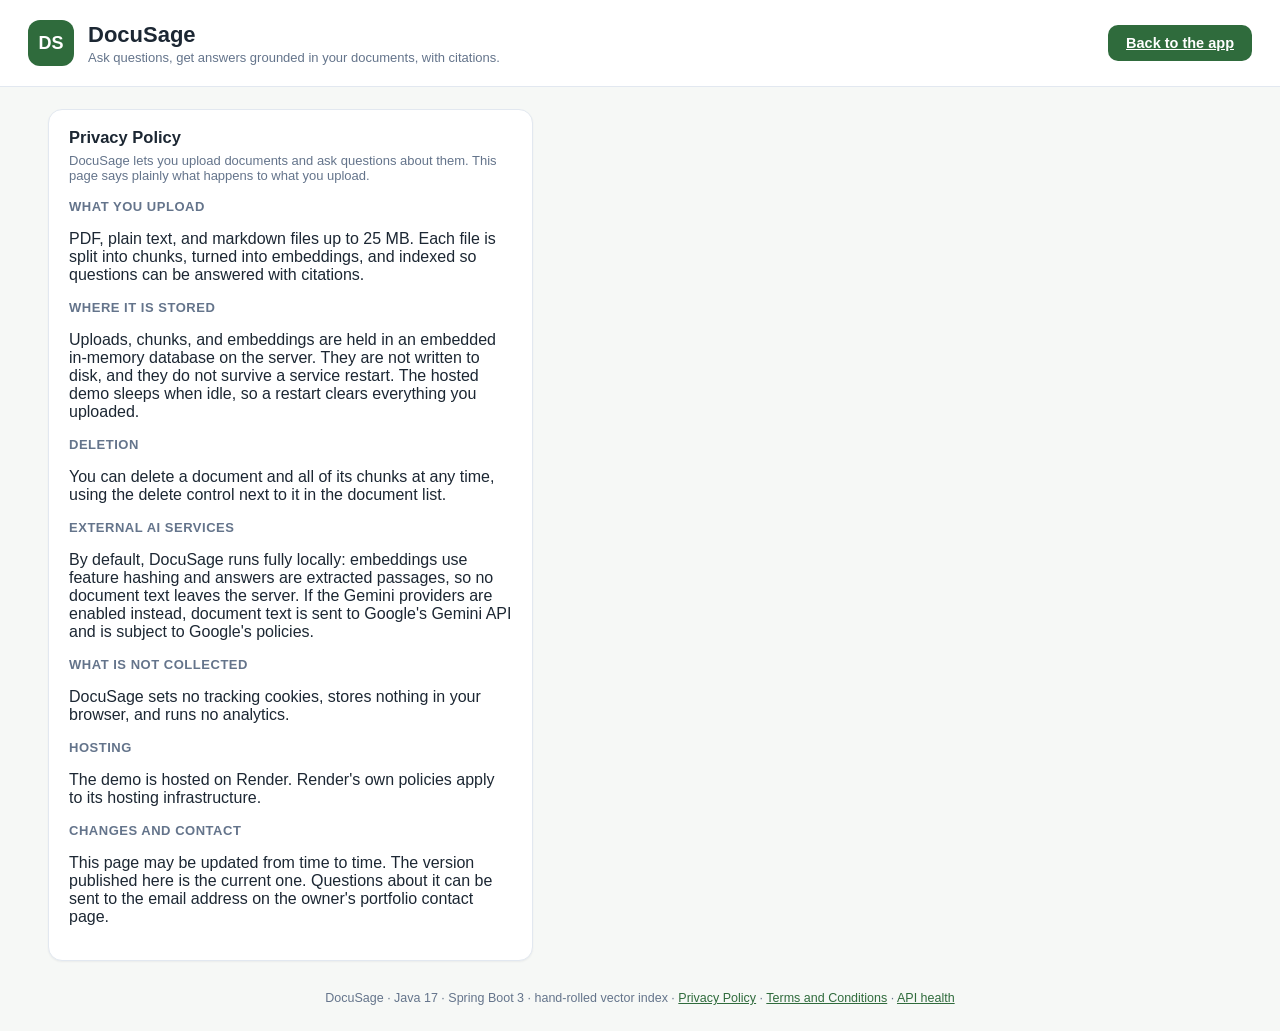
<file: src/main/resources/static/privacy.html>
<!DOCTYPE html>
<html lang="en">
<head>
<meta charset="UTF-8">
<meta name="viewport" content="width=device-width, initial-scale=1.0">
<title>Privacy Policy, DocuSage</title>
<link rel="stylesheet" href="styles.css">
<link rel="icon" type="image/svg+xml" href="favicon.svg">
</head>
<body>

<header class="topbar">
  <div class="brand">
    <div class="logo">DS</div>
    <div>
      <h1>DocuSage</h1>
      <p>Ask questions, get answers grounded in your documents, with citations.</p>
    </div>
  </div>
  <a class="btn btn-primary" href="index.html">Back to the app</a>
</header>

<main class="layout">
  <section class="column">
    <div class="card">
      <h2>Privacy Policy</h2>
      <p class="hint">DocuSage lets you upload documents and ask questions about them. This page says plainly what happens to what you upload.</p>

      <h3>What you upload</h3>
      <p>PDF, plain text, and markdown files up to 25 MB. Each file is split into chunks, turned into embeddings, and indexed so questions can be answered with citations.</p>

      <h3>Where it is stored</h3>
      <p>Uploads, chunks, and embeddings are held in an embedded in-memory database on the server. They are not written to disk, and they do not survive a service restart. The hosted demo sleeps when idle, so a restart clears everything you uploaded.</p>

      <h3>Deletion</h3>
      <p>You can delete a document and all of its chunks at any time, using the delete control next to it in the document list.</p>

      <h3>External AI services</h3>
      <p>By default, DocuSage runs fully locally: embeddings use feature hashing and answers are extracted passages, so no document text leaves the server. If the Gemini providers are enabled instead, document text is sent to Google's Gemini API and is subject to Google's policies.</p>

      <h3>What is not collected</h3>
      <p>DocuSage sets no tracking cookies, stores nothing in your browser, and runs no analytics.</p>

      <h3>Hosting</h3>
      <p>The demo is hosted on Render. Render's own policies apply to its hosting infrastructure.</p>

      <h3>Changes and contact</h3>
      <p>This page may be updated from time to time. The version published here is the current one. Questions about it can be sent to the email address on the owner's portfolio contact page.</p>
    </div>
  </section>
</main>

<footer class="footer">
  DocuSage · Java 17 · Spring Boot 3 · hand-rolled vector index ·
  <a href="privacy.html">Privacy Policy</a> ·
  <a href="terms.html">Terms and Conditions</a> ·
  <a href="/api/health" target="_blank" rel="noopener">API health</a>
</footer>

</body>
</html>
</file>
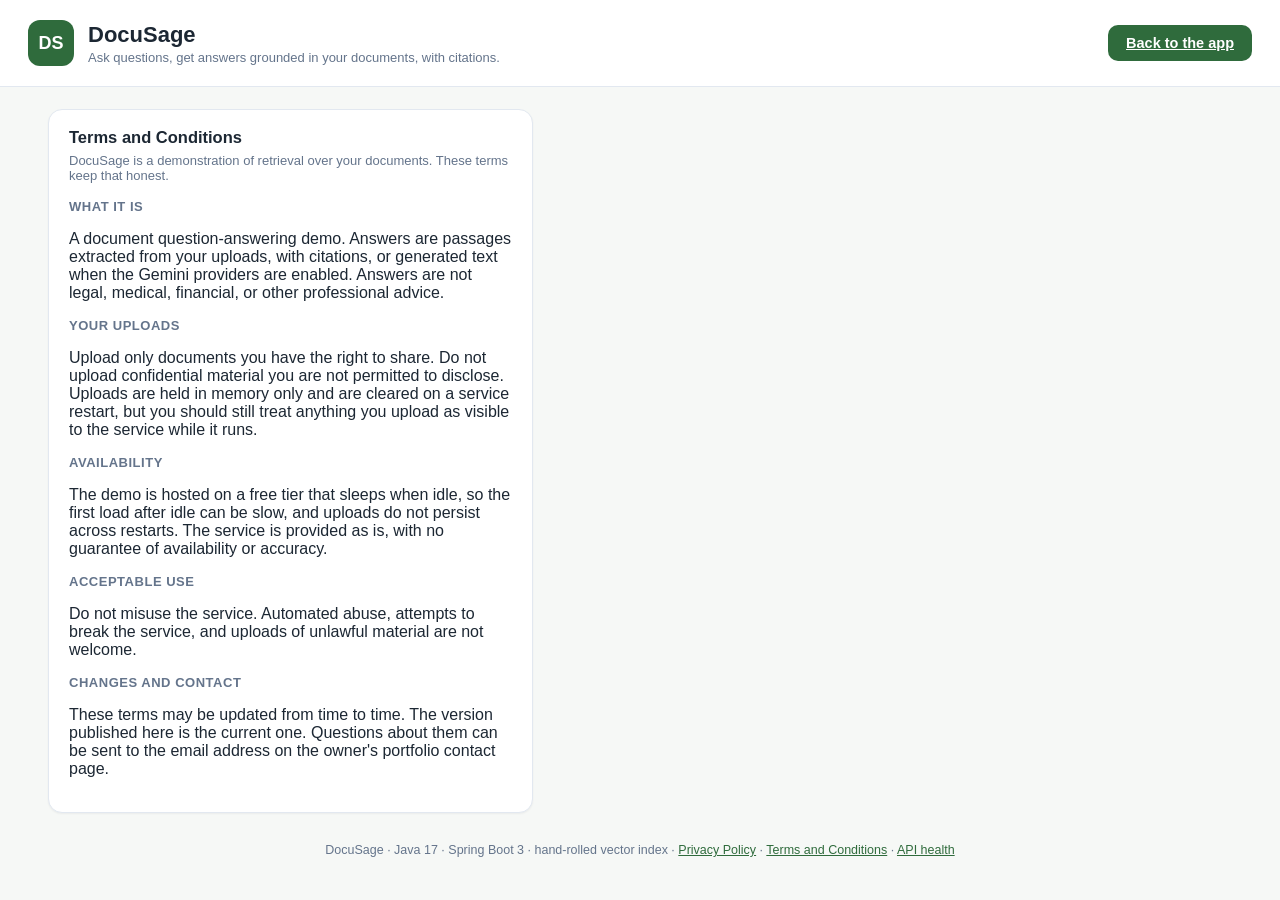
<file: src/main/resources/static/terms.html>
<!DOCTYPE html>
<html lang="en">
<head>
<meta charset="UTF-8">
<meta name="viewport" content="width=device-width, initial-scale=1.0">
<title>Terms and Conditions, DocuSage</title>
<link rel="stylesheet" href="styles.css">
<link rel="icon" type="image/svg+xml" href="favicon.svg">
</head>
<body>

<header class="topbar">
  <div class="brand">
    <div class="logo">DS</div>
    <div>
      <h1>DocuSage</h1>
      <p>Ask questions, get answers grounded in your documents, with citations.</p>
    </div>
  </div>
  <a class="btn btn-primary" href="index.html">Back to the app</a>
</header>

<main class="layout">
  <section class="column">
    <div class="card">
      <h2>Terms and Conditions</h2>
      <p class="hint">DocuSage is a demonstration of retrieval over your documents. These terms keep that honest.</p>

      <h3>What it is</h3>
      <p>A document question-answering demo. Answers are passages extracted from your uploads, with citations, or generated text when the Gemini providers are enabled. Answers are not legal, medical, financial, or other professional advice.</p>

      <h3>Your uploads</h3>
      <p>Upload only documents you have the right to share. Do not upload confidential material you are not permitted to disclose. Uploads are held in memory only and are cleared on a service restart, but you should still treat anything you upload as visible to the service while it runs.</p>

      <h3>Availability</h3>
      <p>The demo is hosted on a free tier that sleeps when idle, so the first load after idle can be slow, and uploads do not persist across restarts. The service is provided as is, with no guarantee of availability or accuracy.</p>

      <h3>Acceptable use</h3>
      <p>Do not misuse the service. Automated abuse, attempts to break the service, and uploads of unlawful material are not welcome.</p>

      <h3>Changes and contact</h3>
      <p>These terms may be updated from time to time. The version published here is the current one. Questions about them can be sent to the email address on the owner's portfolio contact page.</p>
    </div>
  </section>
</main>

<footer class="footer">
  DocuSage · Java 17 · Spring Boot 3 · hand-rolled vector index ·
  <a href="privacy.html">Privacy Policy</a> ·
  <a href="terms.html">Terms and Conditions</a> ·
  <a href="/api/health" target="_blank" rel="noopener">API health</a>
</footer>

</body>
</html>
</file>
<file: src/main/resources/static/styles.css>
:root {
  --sage: #2f6b3c;
  --sage-dark: #245530;
  --ink: #1c2733;
  --muted: #64748b;
  --line: #e2e8f0;
  --bg: #f6f8f6;
  --card: #ffffff;
  --danger: #b3261e;
}

* { box-sizing: border-box; }

body {
  margin: 0;
  font-family: -apple-system, "Segoe UI", Roboto, "Helvetica Neue", Arial, sans-serif;
  background: var(--bg);
  color: var(--ink);
}

.topbar {
  display: flex;
  justify-content: space-between;
  align-items: center;
  gap: 16px;
  padding: 20px 28px;
  background: var(--card);
  border-bottom: 1px solid var(--line);
}

.brand { display: flex; align-items: center; gap: 14px; }

.logo {
  width: 46px; height: 46px;
  display: grid; place-items: center;
  background: var(--sage);
  color: #fff;
  font-weight: 700; font-size: 18px;
  border-radius: 12px;
}

.brand h1 { margin: 0; font-size: 22px; }
.brand p { margin: 2px 0 0; color: var(--muted); font-size: 13px; }

.pill {
  font-size: 12.5px;
  padding: 6px 12px;
  border-radius: 999px;
  border: 1px solid var(--line);
  white-space: nowrap;
}
.pill-ok { color: var(--sage-dark); background: #e8f3ea; border-color: #cbe3cf; }
.pill-muted { color: var(--muted); }
.pill-bad { color: var(--danger); background: #fdeceb; border-color: #f5c6c2; }

.layout {
  display: grid;
  grid-template-columns: minmax(320px, 5fr) minmax(360px, 7fr);
  gap: 20px;
  padding: 22px 28px;
  max-width: 1240px;
  margin: 0 auto;
}
@media (max-width: 860px) { .layout { grid-template-columns: 1fr; } }

.column { display: flex; flex-direction: column; gap: 20px; min-width: 0; }

.card {
  background: var(--card);
  border: 1px solid var(--line);
  border-radius: 14px;
  padding: 18px 20px;
  box-shadow: 0 1px 2px rgba(16, 24, 40, 0.05);
}
.card h2 { margin: 0 0 6px; font-size: 16.5px; }
.card h3 { margin: 16px 0 8px; font-size: 13px; text-transform: uppercase; letter-spacing: 0.04em; color: var(--muted); }

.hint { color: var(--muted); font-size: 13px; margin: 4px 0 12px; }
.msg { font-size: 13.5px; margin: 10px 0 0; min-height: 18px; }
.msg.error { color: var(--danger); }
.msg.ok { color: var(--sage-dark); }

.dropzone {
  display: block;
  border: 1.5px dashed #b9c8bd;
  border-radius: 12px;
  padding: 22px 14px;
  text-align: center;
  color: var(--muted);
  font-size: 14px;
  cursor: pointer;
  margin-bottom: 12px;
  transition: border-color 0.15s, background 0.15s;
}
.dropzone:hover, .dropzone.dragging { border-color: var(--sage); background: #f0f6f1; color: var(--sage-dark); }

.btn {
  border: 0;
  border-radius: 10px;
  padding: 10px 18px;
  font-size: 14.5px;
  font-weight: 600;
  cursor: pointer;
}
.btn-primary { background: var(--sage); color: #fff; }
.btn-primary:hover:not(:disabled) { background: var(--sage-dark); }
.btn:disabled { opacity: 0.45; cursor: not-allowed; }

.doc-list { list-style: none; margin: 0; padding: 0; display: flex; flex-direction: column; gap: 8px; }
.doc-item {
  display: flex; align-items: center; gap: 10px;
  border: 1px solid var(--line);
  border-radius: 10px;
  padding: 10px 12px;
  cursor: pointer;
}
.doc-item:hover { border-color: #b9c8bd; }
.doc-item.selected { border-color: var(--sage); background: #f0f6f1; }
.doc-meta { flex: 1; min-width: 0; }
.doc-name { font-size: 14.5px; font-weight: 600; overflow: hidden; text-overflow: ellipsis; white-space: nowrap; }
.doc-sub { font-size: 12.5px; color: var(--muted); }
.doc-delete {
  border: 0; background: transparent; color: var(--muted);
  font-size: 16px; cursor: pointer; padding: 2px 6px; border-radius: 6px;
}
.doc-delete:hover { color: var(--danger); background: #fdeceb; }

.ask-row { display: flex; gap: 10px; }
.ask-row input {
  flex: 1; min-width: 0;
  border: 1px solid var(--line);
  border-radius: 10px;
  padding: 10px 12px;
  font-size: 14.5px;
}
.ask-row input:focus { outline: 2px solid #b9c8bd; border-color: var(--sage); }

.answer { white-space: pre-wrap; font-size: 15px; line-height: 1.55; margin: 6px 0 0; }

.citation {
  border: 1px solid var(--line);
  border-left: 3px solid var(--sage);
  border-radius: 8px;
  padding: 10px 12px;
  margin-bottom: 10px;
}
.citation-head { display: flex; justify-content: space-between; gap: 10px; font-size: 13px; font-weight: 600; }
.citation-excerpt { color: #3c4a57; font-size: 13.5px; line-height: 1.5; margin: 6px 0 8px; }
.scorebar { height: 6px; background: #edf1ee; border-radius: 999px; overflow: hidden; }
.scorebar > div { height: 100%; background: var(--sage); }
.score-label { font-size: 12px; color: var(--muted); font-weight: 500; }

.hidden { display: none; }

.footer { text-align: center; color: var(--muted); font-size: 12.5px; padding: 8px 0 26px; }
.footer a { color: var(--sage); }
</file>
